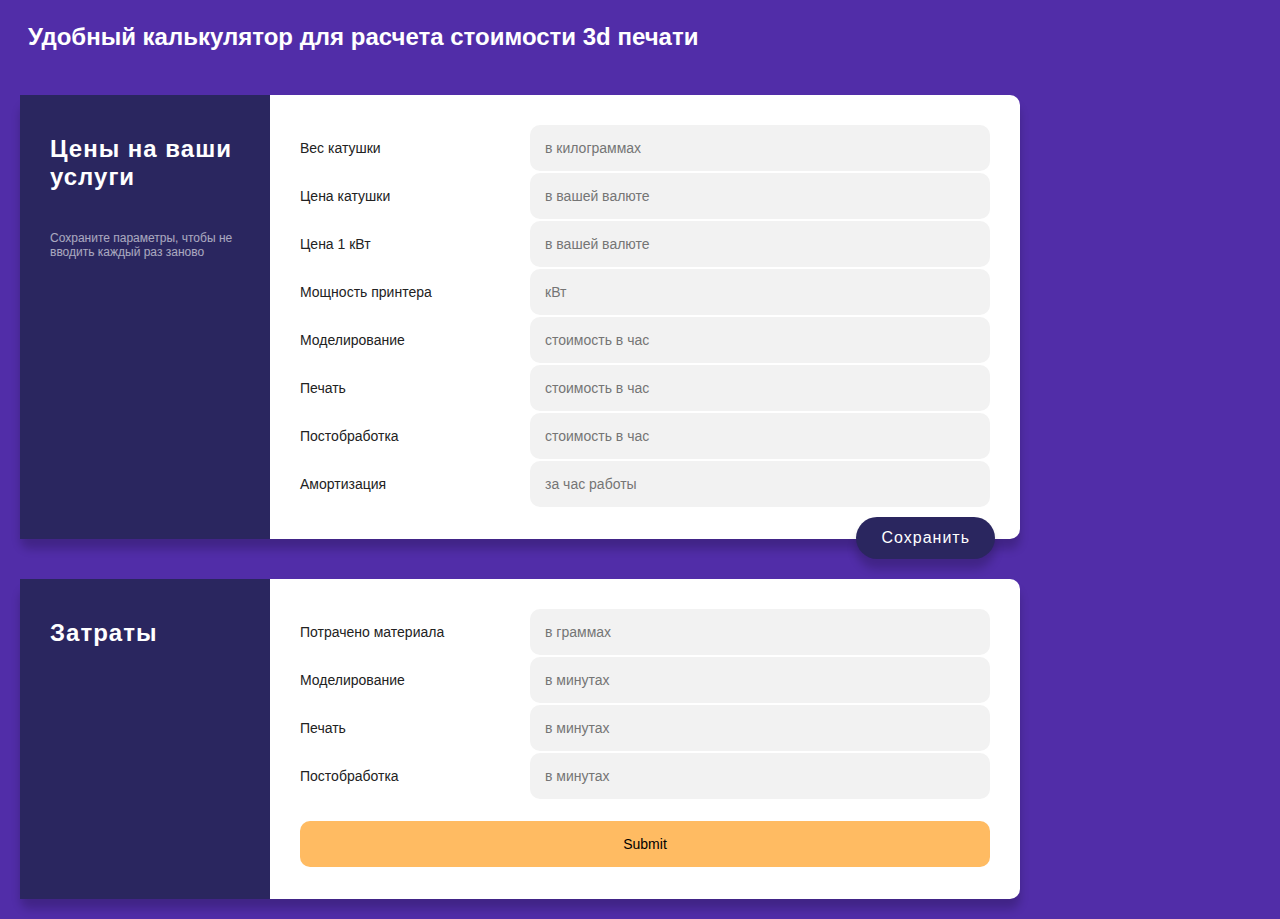
<file: index.html>
<!DOCTYPE html>
<html lang="ru">
  <head>
      <!-- Global site tag (gtag.js) - Google Analytics -->
<script async src="https://www.googletagmanager.com/gtag/js?id=UA-156469948-3"></script>
<script>
  window.dataLayer = window.dataLayer || [];
  function gtag(){dataLayer.push(arguments);}
  gtag('js', new Date());

  gtag('config', 'UA-156469948-3');
</script>

    <meta name="yandex-verification" content="2d235d5481c67d1f" />
    <meta name="viewport" content="width=device-width, initial-scale=1" />
    <meta name="description" content="Удобный калькулятор для расчета стоимости 3d печати">
    <title>Калькулятор 3d печати</title>
    <script type="application/ld+json">
      {
        "@context": "https://schema.org",
        "@type": "FAQPage",
        "mainEntity": [{
          "@type": "Question",
          "name": "Много ли параметров учитывает калькулятор?",
          "acceptedAnswer": {
            "@type": "Answer",
            "text": "Калькулятор учитывет время печати, обработки и 3d моделирования. Кроме этого есть параметры амортизации и стоимости электричесва."
          }
        }, {
          "@type": "Question",
          "name": "Возможно ли сохранить параметры?",
          "acceptedAnswer": {
            "@type": "Answer",
            "text": "Да, вы можете сохранить параметры нажав на кнопку @сохранить. Эти параметры автоматически загрузятся при повторном входе."
          }
        }, {
          "@type": "Question",
          "name": "Если ли Android и iOS приложение?",
          "acceptedAnswer": {
            "@type": "Answer",
            "text": "Этот калькулятор 3d печати поддерживает pwa. Вы можете в телефоне нажать @добавить на рабочий стол, и приложение будет запускаться даже при отсутвии интернета."
          }
        }]
      }
      </script>
    <link rel="stylesheet" href="src/css/main.css" />
    <link rel="stylesheet" href="src/css/fonts.css" />
    <link rel="stylesheet" href="src/css/floating.css" />
    <link rel="manifest" href="manifest.json">
    <!-- <link rel= "preload"> -->
    <link rel="apple-touch-icon" href="src/logo.png">
    <meta name="theme-color" content="#2a265f"/>
    <!-- <link
      rel="stylesheet"
      href="https://cdn.jsdelivr.net/npm/bulma@0.9.0/css/bulma.min.css"
    /> -->
    <link
      href="http://fonts.googleapis.com/css?family=Roboto"
      rel="stylesheet"
      type="number/css"
    />
    <script data-ad-client="ca-pub-9041721489908840" async src="https://pagead2.googlesyndication.com/pagead/js/adsbygoogle.js"></script>
  </head>

  <body>
    <header>
      <h1 class="title">Удобный калькулятор для расчета стоимости 3d печати</h1> 
      
    </header>
    <main>
      
      <div id="test"></div>
      <div class="cards">
        <div class="Card-container">
          <div class="card">
            <div class="card-preview">
              
              <h2>Цены на ваши услуги</h2>
              <a
                >Сохраните параметры, чтобы не вводить каждый раз заново
                <i class="fas fa-chevron-right"></i
              ></a>
            </div>
            <div class="card-info">
              <!-- <h6>1</h6>
              <h2 >Обязательные поля</h2> -->

              <!-- <div class="inputWrapper">
                <p>Доставка</p>
                <input id="delivery" type="number" placeholder="рублей" />
              </div> -->
              <div class="inputWrapper">
                <p>Вес катушки</p>
                <input
                  id="spoolWeight"
                  type="number"
                  placeholder="в килограммах"
                />
              </div>
              <div class="inputWrapper">
                <p>Цена катушки</p>
                <input
                  id="spoolPrice"
                  type="number"
                  placeholder="в вашей валюте"
                />
              </div>
              <div class="inputWrapper">
                <p>Цена 1 кВт</p>
                <input id="electricPrice" type="number" placeholder="в вашей валюте" />
              </div>
              <div class="inputWrapper">
                <p>Мощность принтера</p>
                <input id="powerPrinter" type="number" placeholder="кВт" />
              </div>
              <div class="inputWrapper">
                <p>Моделирование</p>
                <input
                  id="modelingPrice"
                  type="number"
                  placeholder="стоимость в час"
                />
              </div>
              <div class="inputWrapper">
                <p>Печать</p>
                <input
                  id="printingPrice"
                  type="number"
                  placeholder="стоимость в час"
                />
              </div>
              <div class="inputWrapper">
                <p>Постобработка</p>
                <input id="postPrice" type="number" placeholder="стоимость в час" />
              </div>
              <div class="inputWrapper">
                <p>Амортизация</p>
                <input
                  id="depreciationPrice"
                  type="number"
                  placeholder="за час работы"
                />
              </div>
              <div class="btnWrapper">
                <button id="save" class="btn">Сохранить</button>
                <!-- <button id="load" class="btn">Загрузить</button> -->
              </div>
            </div>
          </div>
        </div>
        <div class="Card-container">
          <div class="card">
            <div class="card-preview">
              <h2>Затраты</h2>
              <!-- <a href="#">View all chapters <i class="fas fa-chevron-right"></i></a> -->
            </div>
            <div class="card-info">
              <!-- <h6>Chapter 4</h6>
              <h2>Callbacks & Closures</h2> -->
              <form onsubmit="myFunction()">
              <div class="inputWrapper">
                <p>Потрачено материала</p>
                <input id="spentMaterial" type="number" placeholder="в граммах" required/>
              </div>

              <div class="inputWrapper">
                <p>Моделирование</p>
                <input id="modelingTime" type="number" placeholder="в минутах" required/>
              </div>
              <div class="inputWrapper">
                <p>Печать</p>
                <input id="printTime" type="number" placeholder="в минутах" required/>
              </div>
              <div class="inputWrapper">
                <p>Постобработка</p>
                <input id="postTime" type="number" placeholder="в минутах" required/>
              </div>
              <!-- <div class="inputWrapper">
                <p>Количество</p>
                <input id="items" type="number" placeholder="в минутах" />
              </div> -->
              <!-- <div class="btnWrapper">
                
                <a href="#popup-article" id="calculate" class="btn">Посчитать</a>
              </div> -->
              <div class="sumbitWrapper"><input class="inputSumbit" id="calculate" type="submit" ></div>
              
              
            </form>
              

              <!--попап анимация-->
            </div>
            <div id="popup-article" class="popup">
              <div class="popup__block">
                <h1 id="testss" class="popup__title">Цена вашей работы</h1>
                <div class="w"><p >Материал: </p><p id="mat" ></p></div>
                <div class="w"><p >Электроэнергия: </p><p id="ele" ></p></div>
                <div class="w"><p >Моделирование: </p><p id="mod" ></p></div>
                <div class="w"><p >Печать: </p><p id="prt" ></p></div>
                <div class="w"><p >Постобработка: </p><p id="pos" ></p></div>
                <div class="w"><p >Амортизация: </p><p id="amr" ></p></div>
                <hr>
                <div class="w"><p >Цена одной детали: </p><p id="pone" ></p></div>
                <div class="w"><p >Цена последующих: </p><p id="pnext" ></p></div>
                
                <a href="#" class="popup__close">close</a>
              </div>
            </div>
              <!-- <div class="prototype" id="maskHolder">
                <button>Some button</button>
                <div class="mask">
                  <span class="cross"></span>
                </div>
              </div> -->
            </div>
          </div>
        </div>
      </div>
    </main>
    <!-- <div class="adminActions">
      <input type="checkbox" name="adminToggle" class="adminToggle" />
      <a class="adminButton" href="#!"><i class="fa fa-cog"></i></a>
      <div class="adminButtons">
        <a href="#" title="Add Company"><i class="fa fa-building"></i></a>
      </div> -->

    <!-- <footer>Footer Content — Header.com 2020</footer> -->
    <!-- Yandex.Metrika counter -->
<script type="text/javascript" >
   (function(m,e,t,r,i,k,a){m[i]=m[i]||function(){(m[i].a=m[i].a||[]).push(arguments)};
   m[i].l=1*new Date();k=e.createElement(t),a=e.getElementsByTagName(t)[0],k.async=1,k.src=r,a.parentNode.insertBefore(k,a)})
   (window, document, "script", "https://mc.yandex.ru/metrika/tag.js", "ym");

   ym(67821274, "init", {
        clickmap:true,
        trackLinks:true,
        accurateTrackBounce:true
   });
</script>
<noscript><div><img src="https://mc.yandex.ru/watch/67821274" style="position:absolute; left:-9999px;" alt="" /></div></noscript>
<!-- /Yandex.Metrika counter -->
    <script src="src/js/index.js"></script>
    <script src="src/js/floatingButton.js"></script>
  </body>
</html>
</file>
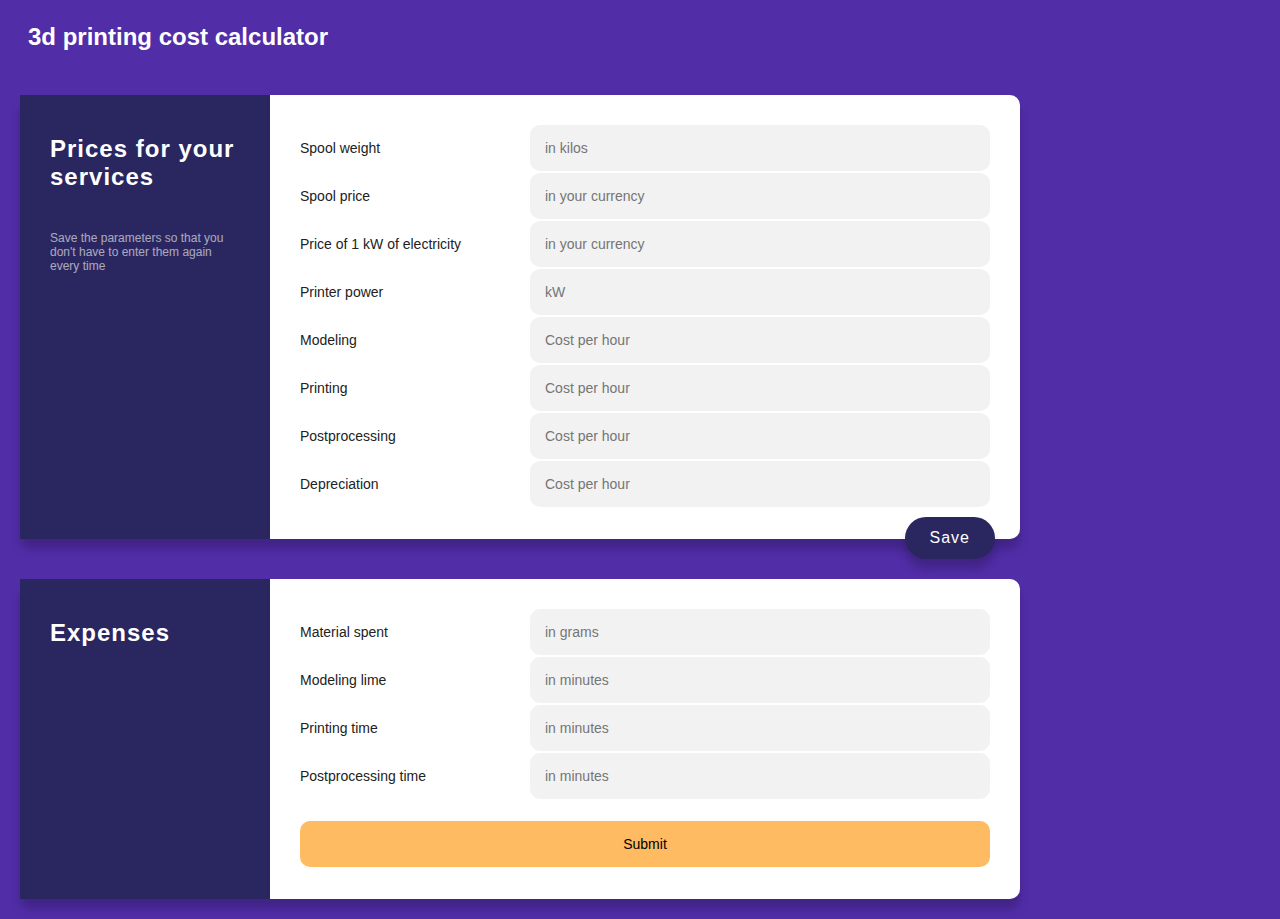
<file: en.html>
<!DOCTYPE html>
<html lang="en">
  <head>
      <!-- Global site tag (gtag.js) - Google Analytics -->
<script async src="https://www.googletagmanager.com/gtag/js?id=UA-156469948-3"></script>
<script>
  window.dataLayer = window.dataLayer || [];
  function gtag(){dataLayer.push(arguments);}
  gtag('js', new Date());

  gtag('config', 'UA-156469948-3');
</script>

    <meta name="yandex-verification" content="2d235d5481c67d1f" />
    <meta name="viewport" content="width=device-width, initial-scale=1" />
    <meta name="description" content="Smart 3d printing cost calculator">
    <title>Cost of 3d printing</title>
    <script type="application/ld+json">
      {
        "@context": "https://schema.org",
        "@type": "FAQPage",
        "mainEntity": [{
          "@type": "Question",
          "name": "How many parameters does the calculator?",
          "acceptedAnswer": {
            "@type": "Answer",
            "text": "The calculator takes into account printing, processing, and 3d modeling time. In addition, there are parameters for depreciation and the cost of electricity."
          }
        }, {
          "@type": "Question",
          "name": "is it possible to save the parameters?",
          "acceptedAnswer": {
            "@type": "Answer",
            "text": "Yes, you can save the parameters by clicking the @save button. These parameters will automatically load when you log in again."
          }
        }, {
          "@type": "Question",
          "name": "Is there an Android and iOS app?",
          "acceptedAnswer": {
            "@type": "Answer",
            "text": "This 3d printing calculator supports pwa. You can tap @add to desktop on your phone, and the app will launch even if you don't have Internet access."
          }
        }]
      }
      </script>
    <link rel="stylesheet" href="src/css/main.css" />
    <link rel="stylesheet" href="src/css/fonts.css" />
    <link rel="stylesheet" href="src/css/floating.css" />
    <link rel="manifest" href="manifest.json">
    <link rel="stylesheet" href="//cdn.jsdelivr.net/npm/alertifyjs@1.13.1/build/css/alertify.min.css"/>
    <!-- <link rel= "preload"> -->
    <link rel="apple-touch-icon" href="src/logo.png">
    <link rel="icon" href="./favicon.ico" type="image/x-icon">
    <meta name="theme-color" content="#2a265f"/>
    <!-- <link
      rel="stylesheet"
      href="https://cdn.jsdelivr.net/npm/bulma@0.9.0/css/bulma.min.css"
    /> -->
    <link
      href="http://fonts.googleapis.com/css?family=Roboto"
      rel="stylesheet"
      type="number/css"
    />
    <script data-ad-client="ca-pub-9041721489908840" async src="https://pagead2.googlesyndication.com/pagead/js/adsbygoogle.js"></script>
  </head>

  <body>
    
    <header>
      <h1 class="title">3d printing cost calculator</h1> 
      
    </header>
    <main>
      
      <div id="test"></div>
      <div class="cards">
        <div class="Card-container">
          <div class="card">
            <div class="card-preview">
              
              <h2>Prices for your services</h2>
              <a
                >Save the parameters so that you don't have to enter them again every time
                <i class="fas fa-chevron-right"></i
              ></a>
            </div>
            <div class="card-info">
              <!-- <h6>1</h6>
              <h2 >Обязательные поля</h2> -->

              <!-- <div class="inputWrapper">
                <p>Доставка</p>
                <input id="delivery" type="number" placeholder="рублей" />
              </div> -->
              <div class="inputWrapper">
                <p>Spool weight</p>
                <input
                  id="spoolWeight"
                  type="number"
                  placeholder="in kilos"
                />
              </div>
              <div class="inputWrapper">
                <p>Spool price</p>
                <input
                  id="spoolPrice"
                  type="number"
                  placeholder="in your currency"
                />
              </div>
              <div class="inputWrapper">
                <p>Price of 1 kW of electricity</p>
                <input id="electricPrice" type="number" placeholder="in your currency" />
              </div>
              <div class="inputWrapper">
                <p>Printer power</p>
                <input id="powerPrinter" type="number" placeholder="kW" />
              </div>
              <div class="inputWrapper">
                <p>Modeling</p>
                <input
                  id="modelingPrice"
                  type="number"
                  placeholder="Cost per hour"
                />
              </div>
              <div class="inputWrapper">
                <p>Printing</p>
                <input
                  id="printingPrice"
                  type="number"
                  placeholder="Cost per hour"
                />
              </div>
              <div class="inputWrapper">
                <p>Postprocessing</p>
                <input id="postPrice" type="number" placeholder="Cost per hour" />
              </div>
              <div class="inputWrapper">
                <p>Depreciation</p>
                <input
                  id="depreciationPrice"
                  type="number"
                  placeholder="Cost per hour"
                />
              </div>
              <div class="btnWrapper">
                <button id="save" class="btn">Save</button>
                <!-- <button id="load" class="btn">Загрузить</button> -->
              </div>
            </div>
          </div>
        </div>
        <div class="Card-container">
          <div class="card">
            <div class="card-preview">
              <h2>Expenses</h2>
              <!-- <a href="#">View all chapters <i class="fas fa-chevron-right"></i></a> -->
            </div>
            <div class="card-info">
              <!-- <h6>Chapter 4</h6>
              <h2>Callbacks & Closures</h2> -->
              <form onsubmit="myFunction()">
              <div class="inputWrapper">
                <p>Material spent</p>
                <input id="spentMaterial" type="number" placeholder="in grams" required/>
              </div>

              <div class="inputWrapper">
                <p>Modeling lime</p>
                <input id="modelingTime" type="number" placeholder="in minutes" required/>
              </div>
              <div class="inputWrapper">
                <p>Printing time</p>
                <input id="printTime" type="number" placeholder="in minutes" required/>
              </div>
              <div class="inputWrapper">
                <p>Postprocessing time</p>
                <input id="postTime" type="number" placeholder="in minutes" required/>
              </div>
              <!-- <div class="inputWrapper">
                <p>Количество</p>
                <input id="items" type="number" placeholder="in minutes" />
              </div> -->
              <!-- <div class="btnWrapper">
                
                <a href="#popup-article" id="calculate" class="btn">Посчитать</a>
              </div> -->
              <div class="sumbitWrapper"><input class="inputSumbit" id="calculate" type="submit" ></div>
              
              
            </form>
              

              <!--попап анимация-->
            </div>
            <div id="popup-article" class="popup">
              <div class="popup__block">
                <h1 id="testss" class="popup__title">Price of your 3D printing</h1>
                <div class="w"><p >Plastic: </p><p id="mat" ></p></div>
                <div class="w"><p >electricity: </p><p id="ele" ></p></div>
                <div class="w"><p >Modeling: </p><p id="mod" ></p></div>
                <div class="w"><p >Printing: </p><p id="prt" ></p></div>
                <div class="w"><p >Postprocessing: </p><p id="pos" ></p></div>
                <div class="w"><p >Depreciation: </p><p id="amr" ></p></div>
                <hr>
                <div class="w"><p >Price of one piece: </p><p id="pone" ></p></div>
                <div class="w"><p >Price of the second and subsequent: </p><p id="pnext" ></p></div>
                
                <a href="#" class="popup__close">close</a>
              </div>
            </div>
              <!-- <div class="prototype" id="maskHolder">
                <button>Some button</button>
                <div class="mask">
                  <span class="cross"></span>
                </div>
              </div> -->
            </div>
          </div>
        </div>
      </div>
    </main>
    <!-- <div class="adminActions">
      <input type="checkbox" name="adminToggle" class="adminToggle" />
      <a class="adminButton" href="#!"><i class="fa fa-cog"></i></a>
      <div class="adminButtons">
        <a href="#" title="Add Company"><i class="fa fa-building"></i></a>
      </div> -->

    <!-- <footer>Footer Content — Header.com 2020</footer> -->
    
    <!-- Yandex.Metrika counter -->
<script type="text/javascript" >
   (function(m,e,t,r,i,k,a){m[i]=m[i]||function(){(m[i].a=m[i].a||[]).push(arguments)};
   m[i].l=1*new Date();k=e.createElement(t),a=e.getElementsByTagName(t)[0],k.async=1,k.src=r,a.parentNode.insertBefore(k,a)})
   (window, document, "script", "https://mc.yandex.ru/metrika/tag.js", "ym");

   ym(67821274, "init", {
        clickmap:true,
        trackLinks:true,
        accurateTrackBounce:true
   });
</script>
<noscript><div><img src="https://mc.yandex.ru/watch/67821274" style="position:absolute; left:-9999px;" alt="" /></div></noscript>
<!-- /Yandex.Metrika counter -->
    <script src="src/js/index.js"></script>
    <script src="src/js/floatingButton.js"></script>
    <script src="//cdn.jsdelivr.net/npm/alertifyjs@1.13.1/build/alertify.min.js"></script>
  </body>
</html>
</file>
<file: src/css/main.css>
body {
  height: 100% !important;
  display: grid;
  grid-template-rows: auto 1fr auto;
  margin: 0;
  background-color: #3f51b5;
  background-repeat: no-repeat;
  background-size: cover;
  /* background-image: url(../hills-material-design-wallpaper.png); */
}

body {
  font-family: "Roboto", sans-serif;
  font-weight: light;
}
html {
  min-height: 100%;
}

header {
  padding: 0.5rem;
  color: white;
  margin-left: 20px;
}

main {
  height: auto;
}

footer {
  background-color: aqua;
  padding: 2rem;
  text-align: center;
}

body {
  font-family: system-ui, sans-serif;
}

p {
  margin: 0;
  /* word-break: break-all; */
}

.inputWrapper {
  display: grid;
  grid-template-columns: 1fr 2fr;
  align-items: center;
}
.w {
  display: grid;
  grid-template-columns: 3fr 2fr;
  align-items: center;
}
.inputSumbit {
  background-color: #ffbb62;
}

input {
  font-family: "Roboto", sans-serif;
  outline: 0;
  background: #f2f2f2;
  width: 100%;
  border: 0;
  margin-bottom: 2px !important;
  padding: 15px;
  box-sizing: border-box;
  font-size: 14px;
  border-radius: 10px;
}

.cards {
  display: flex;
  /* grid-gap: 10px;
  grid-template-columns: repeat(auto-fit, minmax(350px, 1fr));
 */
  flex-wrap: wrap;
  /* place-items: center; */
  height: 100%;
  flex-direction: column;
}

.card {
  background-color: #fff;
  border-radius: 10px;
  box-shadow: 0 10px 10px rgba(0, 0, 0, 0.2);
  display: flex;
  max-width: 100%;
  margin: 20px;
  /* overflow: hidden; */
  /* width: 1000px; */
  display: grid;
  grid-template-columns: minmax(250px, 25%) 1fr;
  max-width: 1000px;
}

.card h6 {
  opacity: 0.6;
  margin: 0;
  letter-spacing: 1px;
  text-transform: uppercase;
}

.card h2 {
  letter-spacing: 1px;
  margin: 10px 0;
}

.card-preview {
  background-color: #2a265f;
  color: #fff;

  padding: 30px;
  /* width: 200px; */
}

.card-preview a {
  color: #fff;
  display: inline-block;
  font-size: 12px;
  opacity: 0.6;
  margin-top: 30px;
  text-decoration: none;
}

.card-info {
  padding: 30px;
  position: relative;
}
.btn {
  background-color: #2a265f;
  border: 0;
  border-radius: 50px;
  box-shadow: 0 10px 10px rgba(0, 0, 0, 0.2);
  color: #fff;
  font-size: 16px;
  padding: 12px 25px;
  margin-right: 5px;
  letter-spacing: 1px;
}

.btnWrapper {
  display: flex;
  flex-direction: row;
  position: absolute;
  bottom: -20px;
  right: 20px;
}
.sumbitWrapper {
  margin-top: 20px;
}

@media screen and (max-width: 980px) {
  .card {
    display: flex;
    flex-direction: column;
  }
  .inputWrapper {
    display: grid;
    grid-template-columns: 1fr 1fr;
    align-items: center;
  }
}
</file>
<file: src/css/fonts.css>
h1 {
  font-family: Geneva, Tahoma, Verdana, sans-serif;
  font-size: 24px;
  font-style: normal;
  font-variant: normal;
  font-weight: 700;
  line-height: 26.4px;
}
h3 {
  font-family: Geneva, Tahoma, Verdana, sans-serif;
  font-size: 14px;
  font-style: normal;
  font-variant: normal;
  font-weight: 700;
  line-height: 15.4px;
}
p {
  font-family: Geneva, Tahoma, Verdana, sans-serif;
  font-size: 14px;
  font-style: normal;
  font-variant: normal;
  font-weight: 400;
  line-height: 20px;
}
blockquote {
  font-family: Geneva, Tahoma, Verdana, sans-serif;
  font-size: 21px;
  font-style: normal;
  font-variant: normal;
  font-weight: 400;
  line-height: 30px;
}
pre {
  font-family: Geneva, Tahoma, Verdana, sans-serif;
  font-size: 13px;
  font-style: normal;
  font-variant: normal;
  font-weight: 400;
  line-height: 18.5714px;
}
</file>
<file: src/css/floating.css>
.popup {
  width: 100%;
  height: 100vh;
  display: none;

  position: fixed;
  top: 0;
  right: 0;
}

#popup-article:target {
  display: flex;
}

.popup::before {
  content: "";
  box-sizing: border-box;
  width: 100%;
  background-color: #fff;

  position: fixed;
  left: 0;
  top: 50%;
  will-change: height, top;
  animation: open-animation 0.6s cubic-bezier(0.83, 0.04, 0, 1.16) 0.65s both;
}

.popup::after {
  content: "";
  width: 0;
  height: 2px;
  background-color: #f0f0f0;

  will-change: width, opacity;
  animation: line-animation 0.6s cubic-bezier(0.83, 0.04, 0, 1.16) both;

  position: absolute;
  top: 50%;
  left: 0;
  margin-top: -1px;
}

@keyframes line-animation {
  0% {
    width: 0;
    opacity: 1;
  }

  99% {
    width: 100%;
    opacity: 1;
  }

  100% {
    width: 100%;
    opacity: 0;
  }
}

@keyframes open-animation {
  0% {
    height: 0;
    top: 50%;
  }

  100% {
    height: 100vh;
    top: 0;
  }
}

.popup__block {
  height: calc(100vh - 40px);
  padding: 5% 15%;
  box-sizing: border-box;
  position: relative;

  margin: auto;
  overflow: auto;
  animation: fade 0.5s ease-out 1.3s both;
}

@keyframes fade {
  0% {
    opacity: 0;
  }

  100% {
    opacity: 1;
  }
}

.popup__title {
  font-size: 1.5rem;
  margin: 0 0 1em;
}

.popup__close {
  width: 2rem;
  height: 2rem;
  text-indent: -9999px;

  position: fixed;
  top: 20px;
  right: 20px;

  background-repeat: no-repeat;
  background-position: center center;
  background-size: contain;
  background-image: url([data-uri]);
}

body {
  font-family: -apple-system, BlinkMacSystemFont, Segoe UI, Roboto, Open Sans,
    Ubuntu, Fira Sans, Helvetica Neue, sans-serif;
  font-size: 1rem;
  color: #222;
  background-color: #512da8;
  margin: 0;
}

p {
  margin: 0;
  line-height: 1.5;
}

p:nth-child(n + 2) {
  /* margin-top: 1rem; */
}

.open-popup {
  color: #fff;
  text-decoration: none;
  text-transform: uppercase;
  padding: 0.75rem 1.25rem;
  border: 1px solid;
}

.page {
  min-height: 100vh;
  display: flex;
}

.page__container {
  max-width: 1200px;
  padding-left: 0.75rem;
  padding-right: 0.75rem;
  margin: auto;
}

/* body {
  margin: 0 auto;
}
.prototype {
}

.mask {
  cursor: pointer;
  position: absolute;
  top: -100%;
  left: 50%;
  -webkit-transform: translate3d(-50%, -50%, 0);
  transform: translate3d(-50%, -50%, 0);
  width: 80px;
  height: 80px;
  border-radius: 50%;
  overflow: hidden;
  background: #5856d6;
  z-index: 999;
  -webkit-box-shadow: 0 5px 30px rgba(0, 0, 0, 0.25);
  box-shadow: 0 5px 30px rgba(0, 0, 0, 0.25);
  -webkit-transition: top 1.5s cubic-bezier(0.55, 0, 0.1, 1),
    width 0.5s cubic-bezier(0.55, 0, 0.1, 1) 0.7s,
    height 0.5s cubic-bezier(0.55, 0, 0.1, 1) 0.7s;
  transition: top 1.5s cubic-bezier(0.55, 0, 0.1, 1),
    width 0.5s cubic-bezier(0.55, 0, 0.1, 1) 0.7s,
    height 0.5s cubic-bezier(0.55, 0, 0.1, 1) 0.7s;
}
.is-open .mask {
  top: 70%;
  width: 1500px;
  height: 1500px;
} */
</file>
